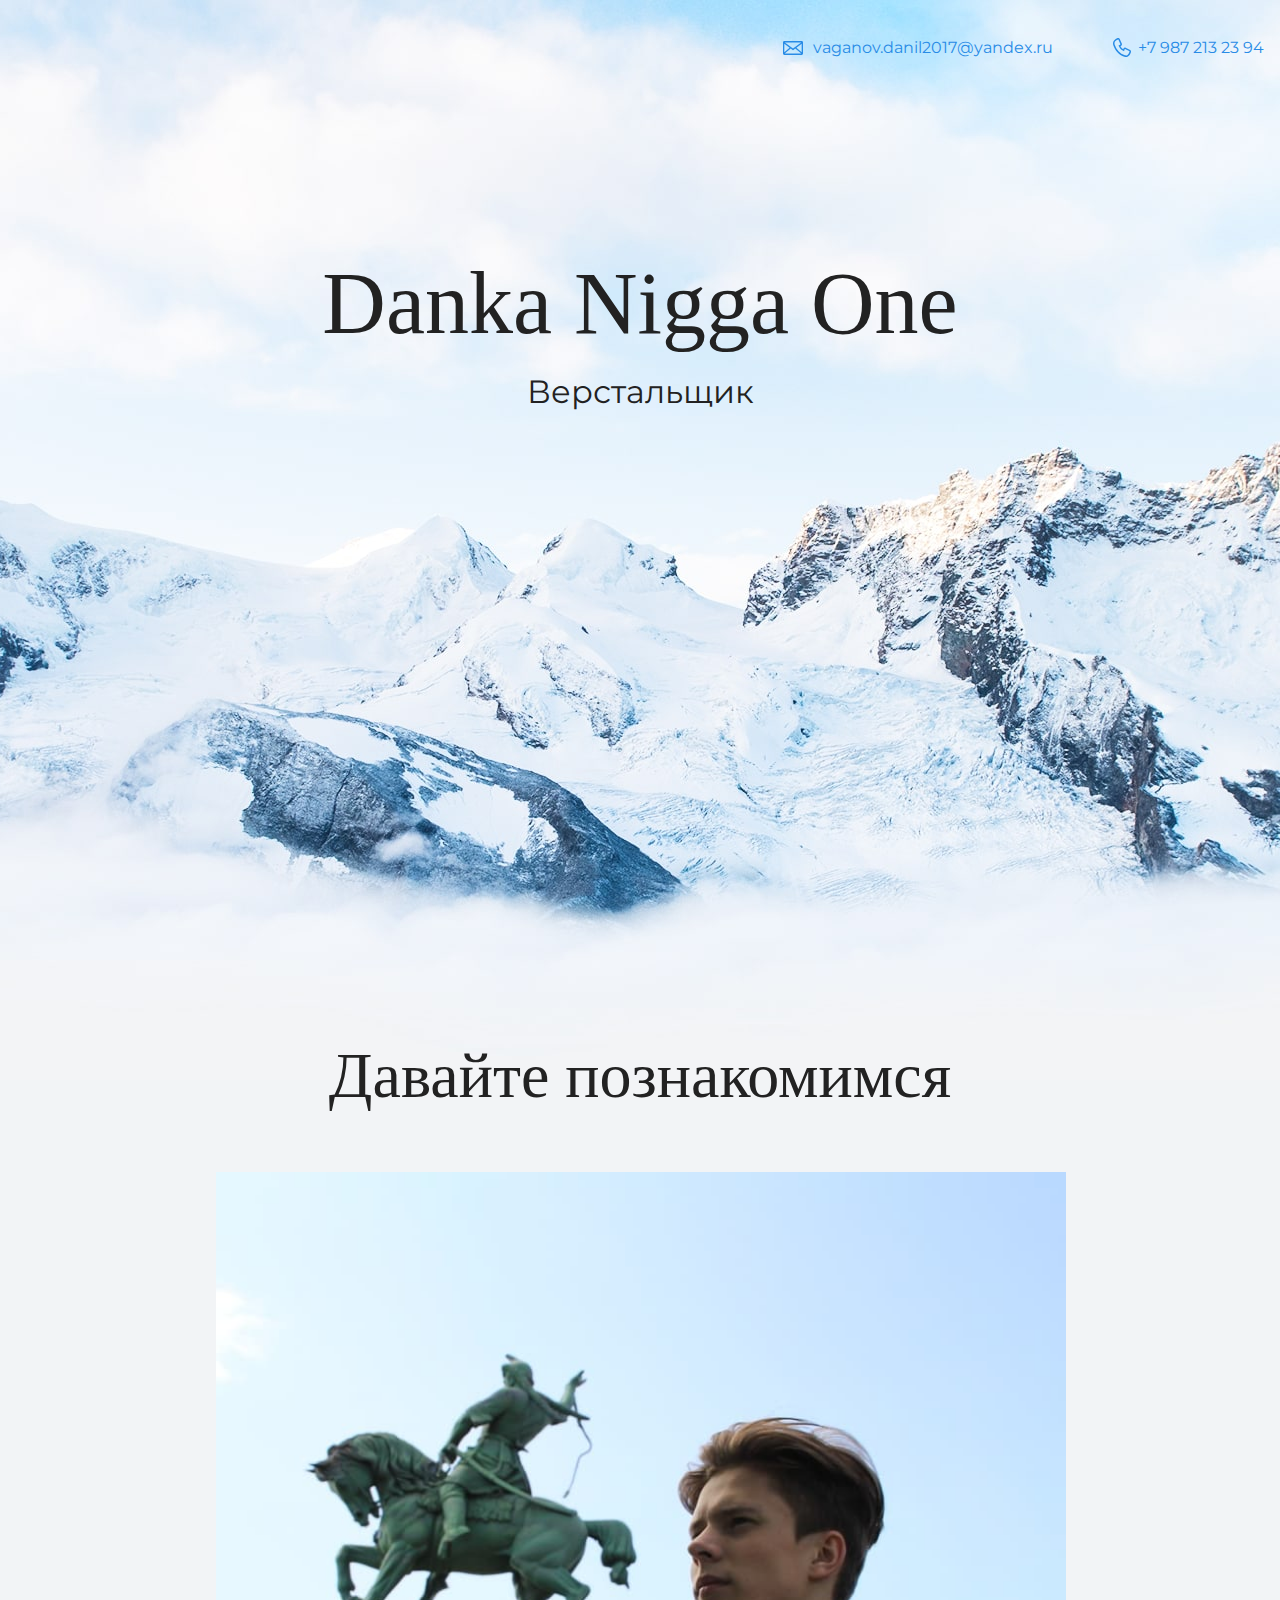
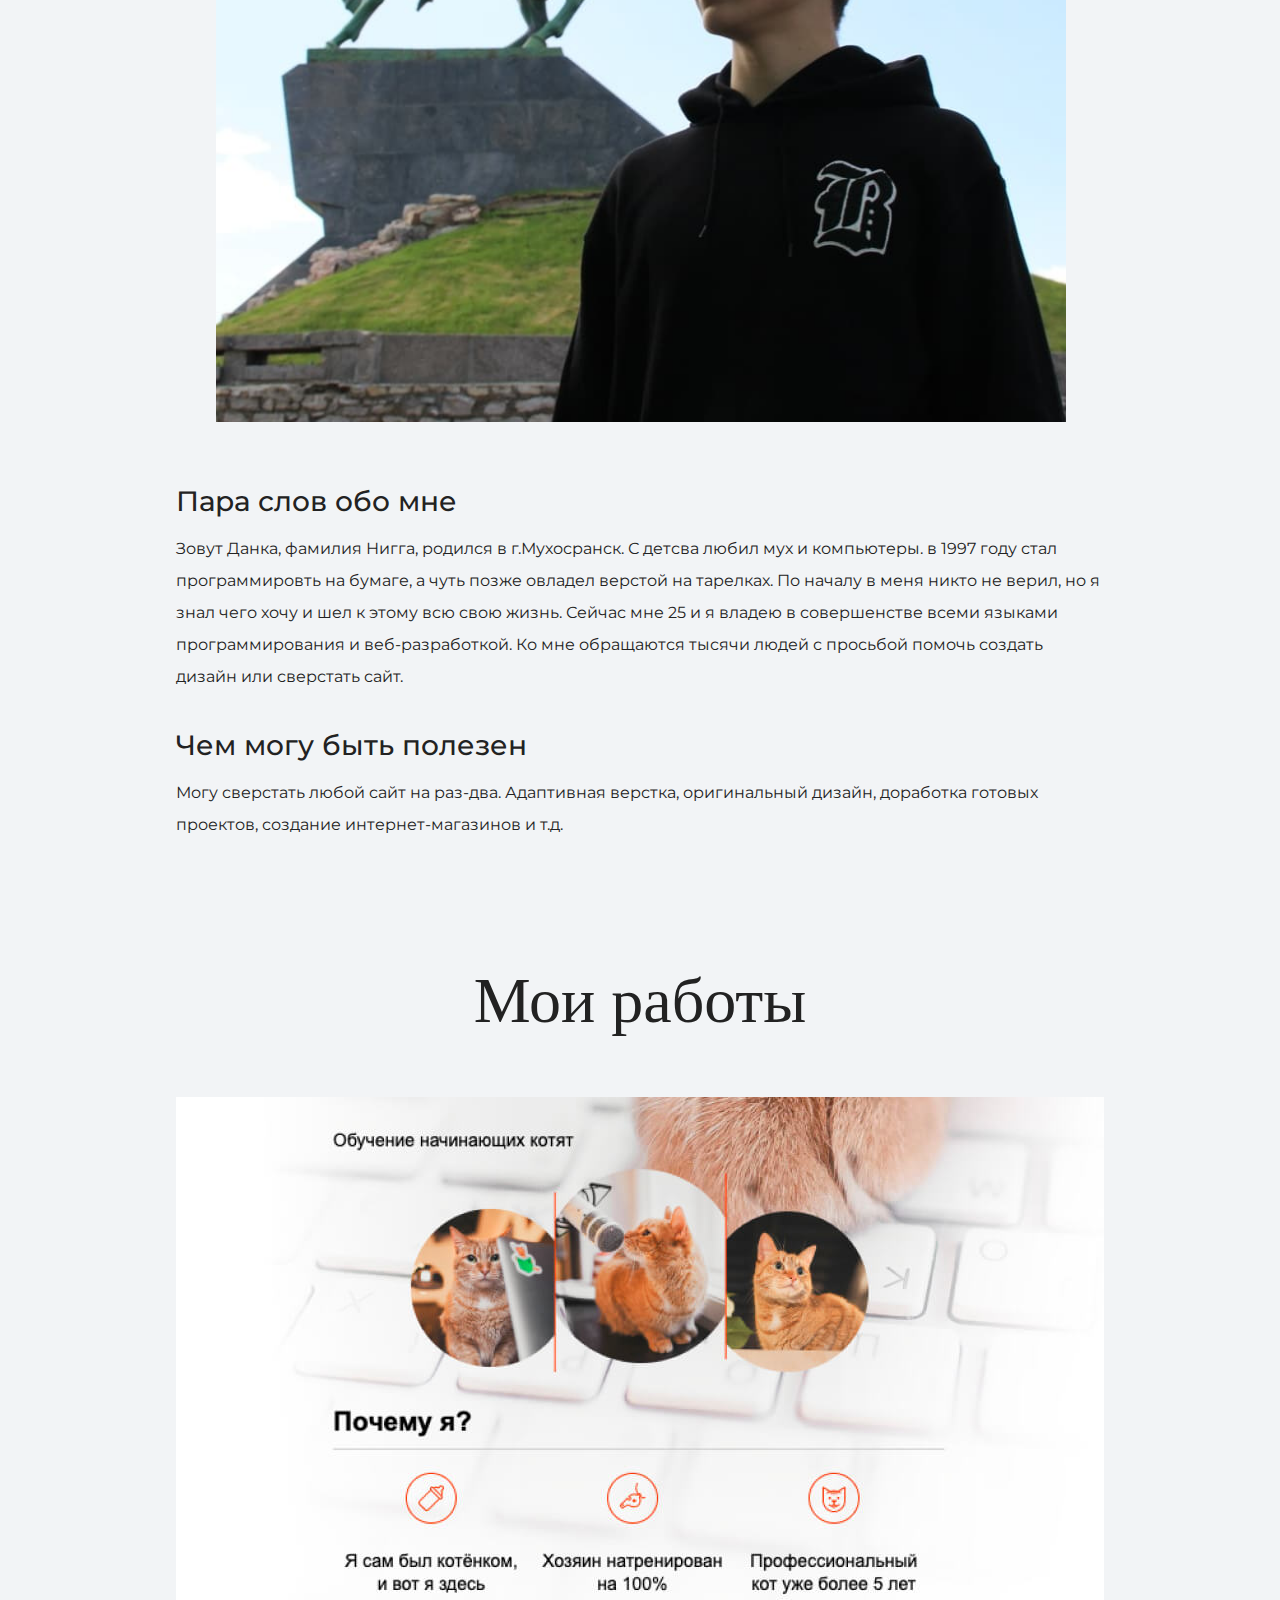
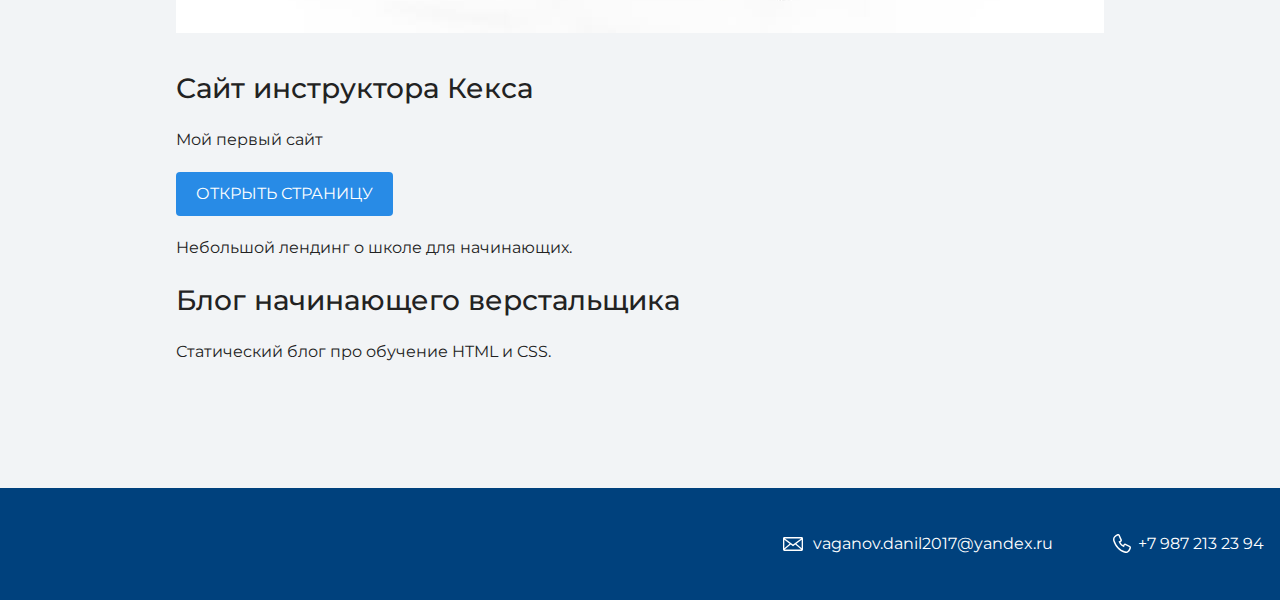
<file: index.html>
<!DOCTYPE html>
<html lang="ru">
  <head>
    <meta charset="UTF-8">
    <link rel="stylesheet" href="style.css">
    <title>Портфолио верстальщика Даниила</title>
    <link href="https://fonts.googleapis.com/css?family=Montserrat:400,500,700|Old+Standard+TT&display=swap&subset=cyrillic" rel="stylesheet">
  </head>

  <body>
    <header class="page-header">
      <div class="container">
     <a class="header-email" href="mailto:vaganov.danil2017@yandex.ru">vaganov.danil2017@yandex.ru</a>
    <a class="header-phone" href="tel:+7 987 213 23 94">+7 987 213 23 94</a>
      </div>
   </header>

    <section class="hero-image">
      <div class="container">
      <h1 class="heading">Danka Nigga One</h1>
      <p>Верстальщик</p>
    </div>
    </section>

    <section class="intro">
      <div class="container">
      <h2 class="subheading">Давайте познакомимся</h2>
      <figure>
  <img class="user-image" src="files/user.jpg" height="850" alt="Фотография Даньки">
</figure>
      <h3>Пара слов обо мне</h3>
      <p>Зовут Данка, фамилия Нигга, родился в г.Мухосранск. С детсва любил мух и компьютеры. в 1997 году стал программировть на бумаге, а чуть позже овладел верстой на тарелках. По началу в меня никто не верил, но я знал чего хочу и шел к этому всю свою жизнь. Сейчас мне 25 и я владею в совершенстве всеми языками программирования и веб-разработкой. Ко мне обращаются тысячи людей с просьбой помочь создать дизайн или сверстать сайт.</p>
      <h3>Чем могу быть полезен</h3>
      <p>Могу сверстать любой сайт на раз-два. Адаптивная верстка, оригинальный дизайн, доработка готовых проектов, создание интернет-магазинов и т.д.</p>
    </div>
    </section>

    <section class="portfolio">
      <div class="container">
      <h2 class="subheading">Мои работы</h2>
      <figure class="project-image">
  <img src="files/project.jpg" width="928" height="536" alt="Cайт инструктора Кекса">
</figure>
      <h3>Сайт инструктора Кекса</h3>
      <p>Мой первый сайт</p>
      <a class="button" href="source/project/index.html">Открыть страницу</a>
      <p>Небольшой лендинг о школе для начинающих.</p>

      <h3>Блог начинающего верстальщика</h3>
      <p>Статический блог про обучение HTML и CSS.</p>
    </div>
    </section>

    <footer class="page-footer">
      <div class="container">
      <a class="footer-email" href="mailto:vaganov.danil2017@yandex.ru">vaganov.danil2017@yandex.ru</a>
    <a class="footer-phone" href="tel:+7 987 213 23 94">+7 987 213 23 94</a>
    </div>
    </footer>
  </body>
</html>
</file>
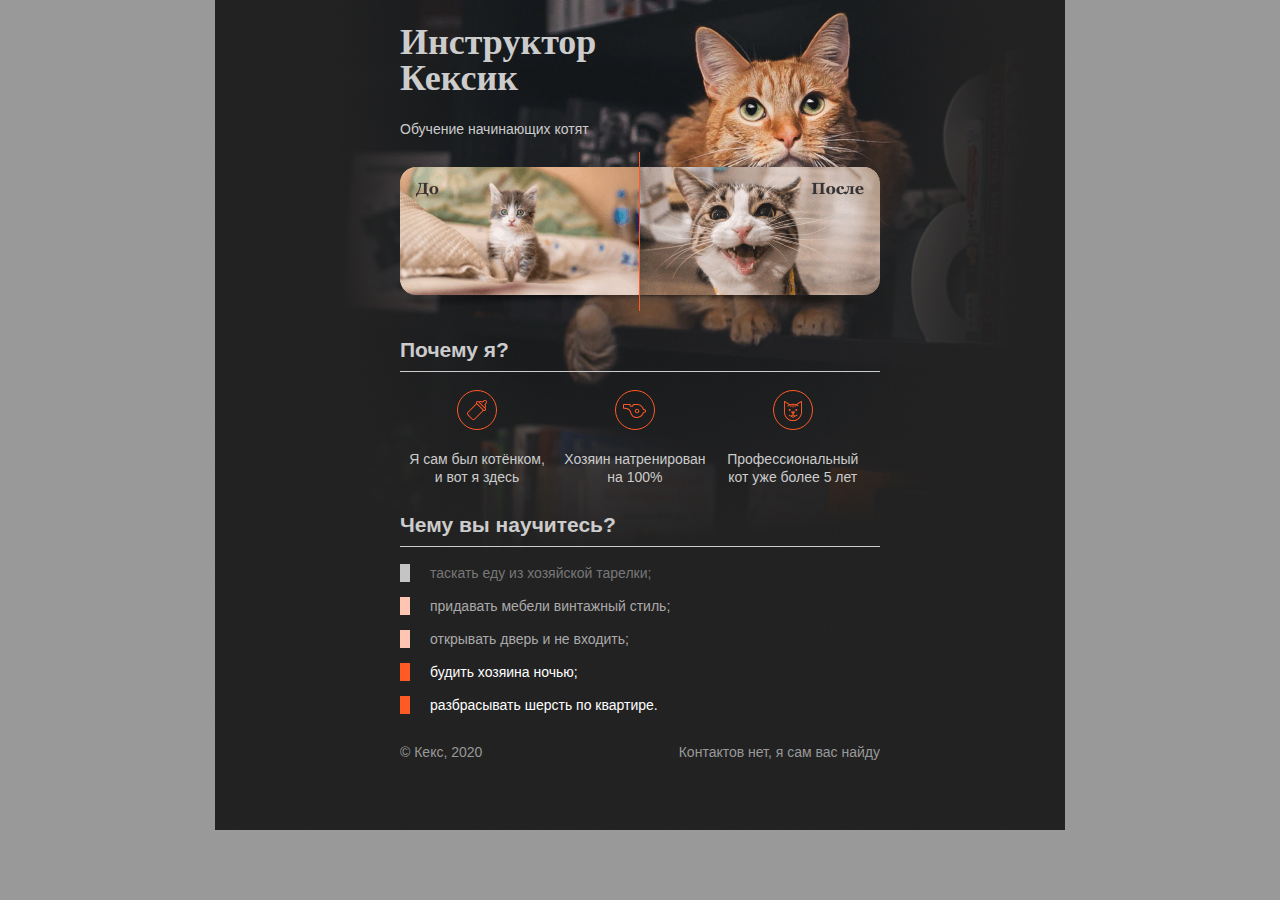
<file: source/project/index.html>
<!DOCTYPE html>
<html lang="ru">
  <head>
    <meta charset="utf-8">
    <title>Инструктор Кекс</title>
    <link rel="stylesheet" href="style.css">
  </head>
  <body>
    <div class="container">
      <header class="site-header">
        <h1>Инструктор Кексик</h1>
        <p>Обучение начинающих котят</p>
        <img src="img/banner-2.png">
      </header>
      <section class="features">
        <h2>Почему я?</h2>
        <p class="feature-kitten">Я сам был котёнком, и вот я здесь</p>
        <p class="feature-train">Хозяин натренирован на 100%</p>
        <p class="feature-cat">Профессиональный кот уже более 5 лет</p>
      </section>

      <section class="skills">
        <h2>Чему вы научитесь?</h2>
        <ul class="skills-list">
          <li class="skills-item">таскать еду из хозяйской тарелки;</li>
          <li class="skills-item standart">придавать мебели винтажный стиль;</li>
          <li class="skills-item standart">открывать дверь и не входить;</li>
          <li class="skills-item vip">будить хозяина ночью;</li>
          <li class="skills-item vip">разбрасывать шерсть по квартире.</li>
        </ul>
      </section>

      <footer class="site-footer">
        <p>© Кекс, 2020</p>
        <p>Контактов нет, я сам вас найду</p>
      </footer>
    </div>
  </body>
</html>
</file>
<file: style.css>
body {
  margin: 0;
  min-width: 960px;
  font-family: "Montserrat", "Helvetica", "Arial", sans-serif;
  font-size: 16px;
  line-height: 32px;
  color: #222222;
  background-color: #f2f4f6;
  background-image: url("img/hero-bg.jpg");
  background-repeat: no-repeat;
  background-position: top center;
}

.container {
  max-width: 928px;
  margin: 0 auto;
  padding: 0 16px;
}

.page-header {
  margin: 0 0 160px;
  padding: 32px 0 32px;
}

.page-header .container,
.page-footer .container {
  max-width: 1408px;
  text-align: right;
}

.page-header a {
  margin-left: 56px;
  color: #288be6;
  text-decoration: none;
  background-repeat: no-repeat;
  background-position: left;
}

.header-email {
  padding-left: 30px;
  background-image: url("img/icon-email-header.svg");
}

.header-phone {
  padding-left: 25px;
  background-image: url("img/icon-phone-header.svg");
}

.hero-image {
  margin-bottom: 620px;
}

.hero-image .container {
  max-width: 1408px;
  text-align: center;
}

.heading {
  margin: 0 0 16px;
  font-family: "Old Standard TT", "Times", "Times New Roman", serif;
  font-size: 88px;
  line-height: 96px;
  font-weight: 400;
}

.hero-image p {
  margin: 0;
  font-size: 32px;
  line-height: 48px;
}

.intro {
  margin: 0 0 120px;
}

.subheading {
  margin: 0 0 56px;
  font-family: "Old Standard TT", "Times", "Times New Roman", serif;
  font-size: 64px;
  line-height: 80px;
  font-weight: 400;
  text-align: center;
}

.user-image {
  margin: 0 0 32px;
  text-align: center;
}

.intro h3,
.portfolio h3 {
  margin: 0 0 12px;
  font-size: 28px;
  line-height: 40px;
  font-weight: 500;
}

.intro p {
  margin: 0 0 32px;
}

.skills-list {
  margin: 0;
  padding: 0;
}

.skills-list dt {
  padding-left: 32px;
  background-repeat: no-repeat;
  background-position: left;
}

.skill-html {
  background-image: url("img/icon-html.svg");
}

.skill-css {
  background-image: url("img/icon-css.svg");
}

.level {
  margin: 4px 0 16px;
  padding: 0;
  height: 14px;
  font-size: 0;
  background-color: #ffffff;
  border: 1px solid #86c3fa;
  border-radius: 8px;
}

.level div {
  margin: 1px;
  height: 12px;
  background-color: #288be6;
  border-radius: 6px;
}

.portfolio {
  margin: 0 0 120px;
}

.projects {
  margin: 0;
  padding: 0;
  list-style: none;
}

.projects li {
  margin: 0 0 80px;
}

.project-image {
  margin: 0 0 24px;
  text-align: center;
}

.projects p {
  margin: 0 0 24px;
}

.button {
  padding: 6px 20px;
  display: inline-block;
  vertical-align: baseline;
  text-decoration: none;
  text-transform: uppercase;
  border-radius: 4px;
  background-color: #288be6;
  color: #ffffff;
}

.page-footer {
  padding: 40px 0;
  background-color: #00417d;
  color: #ffffff;
}

.page-footer a {
  margin-left: 56px;
  color: inherit;
  text-decoration: none;
  background-repeat: no-repeat;
  background-position: left;
}

.footer-email {
  padding-left: 30px;
  background-image: url("img/icon-email-footer.svg");
}

.footer-phone {
  padding-left: 25px;
  background-image: url("img/icon-phone-footer.svg");
}
</file>
<file: source/project/style.css>
body {
  padding: 0;
  font-family: "Arial", sans-serif;
  font-size: 14px;
  line-height: 18px;
  color: #cccccc;
  background: #999999 url("img/keks-background-dark.jpg") no-repeat 50% 0;
}

h1 {
  width: 260px;
  font-family: "Georgia", serif;
  font-size: 36px;
  line-height: 36px;
}

h2 {
  padding-bottom: 12px;
  border-bottom: 1px solid #cccccc;
}

.site-header {
  margin-bottom: 30px;
}

.skills-item {
  margin-bottom: 15px;
  padding-left: 20px;
  border-left: 10px solid #c4c4c4;
  color: #777777;
}

.standart {
  border-color: #ffc5b3;
  color: #aaaaaa;
}

/* Добавьте правило ниже */

.vip {
  border-color: #ff5a26;
  color: #ffffffff;
}

.container {
  width: 480px;
  margin: 0 auto;
}

.site-header img {
  display: block;
  margin: 0 auto;
}

.features {
  margin-bottom: 30px;
}

.features p {
  display: inline-block;
  vertical-align: top;
  width: 30%;
  margin: 0 5px;
  text-align: center;
  background-repeat: no-repeat;
  background-position: center top;
}

.feature-kitten {
  padding-top: 60px;
  background-image: url("img/bottle.svg");
}

.feature-cat {
  padding-top: 60px;
  background-image: url("img/cat.svg");
}

.feature-train {
  padding-top: 60px;
  background-image: url("img/whistle.svg");
}

.skills-list {
  padding: 0;
  list-style: none;
}

.site-footer {
  display: flex;
  justify-content: space-between;
  color: #999999;
}
</file>
